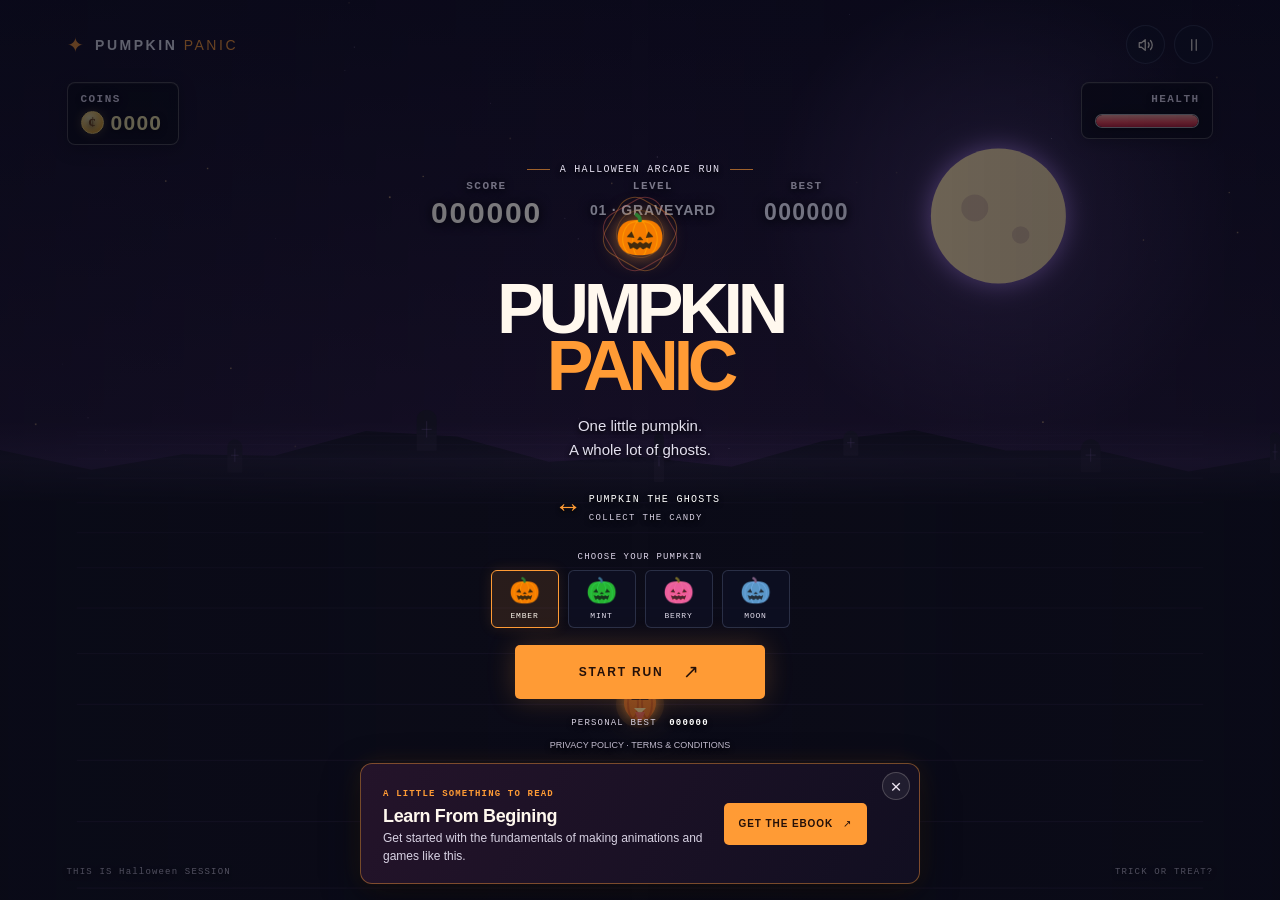
<file: index.html>
<!doctype html>
<html lang="en">
  <head>
    <meta charset="utf-8">
    <meta name="viewport" content="width=device-width, initial-scale=1, viewport-fit=cover">
    <meta name="theme-color" content="#100b1c">
    <meta name="description" content="Dodge ghosts, grab candy, and survive the haunted graveyard in Pumpkin Panic!">
    <title>Pumpkin Panic — Haunted Graveyard Run</title>
    <link rel="stylesheet" href="style.css">
  </head>
  <body>
    <main class="game-shell" aria-label="Pumpkin Panic game">
      <canvas id="game" aria-label="Pumpkin Panic playfield"></canvas>

      <header class="topbar">
        <a class="brand" href="#" aria-label="Pumpkin Panic home">
          <span class="brand-mark" aria-hidden="true">✦</span>
          <span>PUMPKIN<span class="brand-light"> PANIC</span></span>
        </a>
        <div class="top-actions">
          <button class="icon-button" id="sound-button" type="button" aria-label="Turn sound off" title="Toggle sound">
            <svg class="sound-on" viewBox="0 0 24 24" aria-hidden="true"><path d="M11 5 6 9H3v6h3l5 4V5Zm4 4a5 5 0 0 1 0 6m3-9a9 9 0 0 1 0 12"/></svg>
            <svg class="sound-off" viewBox="0 0 24 24" aria-hidden="true"><path d="M11 5 6 9H3v6h3l5 4V5Zm5 4 5 6m0-6-5 6"/></svg>
          </button>
          <button class="icon-button" id="pause-button" type="button" aria-label="Pause game" title="Pause">
            <svg viewBox="0 0 24 24" aria-hidden="true"><path d="M9 5v14m6-14v14"/></svg>
          </button>
        </div>
      </header>

      <div class="coin-counter hud-stat" aria-label="Coins collected">
        <span class="hud-label">COINS</span>
        <strong><span class="coin-icon" aria-hidden="true">¢</span><span id="coins">0000</span></strong>
      </div>

      <div class="hud-stat health-stat" role="group" aria-label="Health">
        <span class="hud-label">HEALTH</span>
        <div class="health-track" id="health-track" role="progressbar" aria-label="Health" aria-valuemin="0" aria-valuemax="3" aria-valuenow="3">
          <span class="health-fill" id="health-fill"></span>
        </div>
      </div>

      <section class="hud" aria-live="polite">
        <div class="hud-stat">
          <span class="hud-label">SCORE</span>
          <strong id="score">000000</strong>
        </div>
        <div class="hud-stat level-stat">
          <span class="hud-label">LEVEL</span>
          <strong id="level">01 · GRAVEYARD</strong>
        </div>
        <div class="hud-stat hud-best">
          <span class="hud-label">BEST</span>
          <strong id="best">000000</strong>
        </div>
      </section>

      <div class="game-hint" id="game-hint">
        <span class="key-hint">←</span><span class="key-hint">→</span>
        <span class="hint-copy">MOVE TO DODGE</span>
        <span class="hint-divider"></span>
        <span class="touch-hint">DRAG TO MOVE</span>
      </div>

      <section class="overlay" id="overlay">
        <div class="overlay-card">
          <div class="eyebrow"><span class="eyebrow-line"></span> A HALLOWEEN ARCADE RUN <span class="eyebrow-line"></span></div>
          <div class="hero-symbol" aria-hidden="true"><span>🎃</span><i></i></div>
          <h1 id="overlay-title">PUMPKIN<br><span>PANIC</span></h1>
          <p class="subtitle" id="overlay-subtitle">One little pumpkin.<br>A whole lot of ghosts.</p>
          <div class="how-to">
            <span class="how-icon" aria-hidden="true">↔</span>
            <span>PUMPKIN THE GHOSTS<br><small>COLLECT THE CANDY</small></span>
          </div>
          <fieldset class="pumpkin-picker" id="pumpkin-picker">
            <legend>CHOOSE YOUR PUMPKIN</legend>
            <button class="pumpkin-choice is-selected" type="button" data-pumpkin="ember" aria-pressed="true" aria-label="Ember pumpkin">
              <span aria-hidden="true">🎃</span><small>EMBER</small>
            </button>
            <button class="pumpkin-choice" type="button" data-pumpkin="mint" aria-pressed="false" aria-label="Mint pumpkin">
              <span aria-hidden="true">🎃</span><small>MINT</small>
            </button>
            <button class="pumpkin-choice" type="button" data-pumpkin="berry" aria-pressed="false" aria-label="Berry pumpkin">
              <span aria-hidden="true">🎃</span><small>BERRY</small>
            </button>
            <button class="pumpkin-choice" type="button" data-pumpkin="moon" aria-pressed="false" aria-label="Moon pumpkin">
              <span aria-hidden="true">🎃</span><small>MOON</small>
            </button>
          </fieldset>
          <button class="play-button" id="play-button" type="button">
            <span id="play-label">START RUN</span><span class="play-arrow" aria-hidden="true">↗</span>
          </button>
          <p class="best-line">PERSONAL BEST <strong id="overlay-best">000000</strong></p>
          <p class="legal-notice">PRIVACY POLICY · TERMS &amp; CONDITIONS</p>
        </div>
      </section>

      <div class="toast" id="toast" aria-live="polite"></div>
      <footer class="footer"><span>THIS IS Halloween SESSION</span><span>✦</span><span>TRICK OR TREAT?</span></footer>

      <aside class="ebook-popup" id="ebook-popup" aria-labelledby="ebook-title">
        <button class="ebook-close" id="ebook-close" type="button" aria-label="Close ebook offer">×</button>
        <div class="ebook-copy">
          <span class="ebook-eyebrow">A LITTLE SOMETHING TO READ</span>
          <h2 id="ebook-title">Learn From Begining</h2>
          <p>Get started with the fundamentals of making animations and games like this.</p>
        </div>
        <a class="ebook-link" href="https://bodhi82.gumroad.com/l/dehlt" target="_blank" >
          GET THE EBOOK <span aria-hidden="true">↗</span>
        </a>
      </aside>
    </main>
    <script src="game.js"></script>
  </body>
</html>
</file>
<file: style.css>
:root {
  color-scheme: dark;
  font-family: "Trebuchet MS", "Segoe UI", sans-serif;
  background: #100b1c;
  color: #fff8ee;
  font-synthesis: none;
  text-rendering: optimizeLegibility;
  -webkit-font-smoothing: antialiased;
  -moz-osx-font-smoothing: grayscale;
  --cyan: #ff9b35;
  --pink: #ff6e61;
  --muted: #aaa0c2;
}

* { box-sizing: border-box; }

html, body {
  width: 100%;
  height: 100%;
  min-height: 100%;
  margin: 0;
  overflow: hidden;
  background: #100b1c;
}

body { min-height: 100svh; }
button { color: inherit; font: inherit; }

.game-shell {
  position: relative;
  width: 100%;
  height: 100%;
  min-height: 420px;
  overflow: hidden;
  isolation: isolate;
  background:
    radial-gradient(ellipse at 50% 55%, rgba(77, 35, 94, .42), transparent 53%),
    #100b1c;
}

#game {
  position: absolute;
  inset: 0;
  width: 100%;
  height: 100%;
  touch-action: none;
}

.topbar, .hud, .game-hint, .footer { position: absolute; z-index: 2; }
.topbar {
  inset: max(25px, env(safe-area-inset-top)) 5.2% auto;
  display: flex;
  align-items: center;
  justify-content: space-between;
}
.brand {
  display: flex;
  align-items: center;
  gap: 9px;
  color: #f4f5ff;
  text-decoration: none;
  font-size: 14px;
  font-weight: 700;
  letter-spacing: .18em;
}
.brand-mark { color: var(--cyan); font-size: 20px; line-height: 1; }
.brand-light { color: var(--cyan); font-weight: 500; }
.top-actions { display: flex; gap: 9px; }
.icon-button {
  display: grid;
  width: 39px;
  height: 39px;
  place-items: center;
  border: 1px solid rgba(191, 204, 255, .17);
  border-radius: 50%;
  background: rgba(15, 19, 39, .62);
  cursor: pointer;
  transition: border-color .2s, background .2s, transform .2s;
}
.icon-button:hover { border-color: var(--cyan); background: rgba(255, 155, 53, .1); transform: translateY(-1px); }
.icon-button svg { width: 18px; height: 18px; fill: none; stroke: currentColor; stroke-width: 1.7; stroke-linecap: round; stroke-linejoin: round; }
.sound-off { display: none; }
.is-muted .sound-on { display: none; }
.is-muted .sound-off { display: block; }

.hud {
  top: 20%;
  left: 50%;
  display: flex;
  align-items: flex-start;
  gap: clamp(14px, 4vw, 48px);
  transform: translateX(-50%);
  text-align: center;
  pointer-events: none;
}
.hud-stat { display: grid; gap: 6px; }
.hud-label, .best-line, .eyebrow, .how-to, .footer, .game-hint {
  font-family: "Consolas", "Courier New", monospace;
  letter-spacing: .13em;
}
.hud-label { color: #f0e8ff; font-size: 11px; font-weight: 700; text-shadow: 0 2px 5px #090611, 0 0 9px rgba(0, 0, 0, .9); }
.hud-stat strong { color: #fffaf2; font-size: clamp(22px, 3.2vw, 30px); line-height: 1; font-weight: 700; letter-spacing: .06em; font-variant-numeric: tabular-nums; text-shadow: 0 2px 7px #08050e, 0 0 12px rgba(0, 0, 0, .85); }
.hud-best strong { color: #f0eeff; font-size: clamp(18px, 2.7vw, 23px); padding-top: 3px; }
.coin-counter, .health-stat {
  position: absolute;
  z-index: 2;
  top: max(82px, calc(env(safe-area-inset-top) + 72px));
  pointer-events: none;
  min-width: 112px;
  padding: 10px 13px;
  border: 1px solid rgba(255, 248, 238, .28);
  border-radius: 8px;
  background: rgba(8, 7, 18, .76);
  box-shadow: 0 4px 16px rgba(0, 0, 0, .35), inset 0 1px rgba(255, 255, 255, .06);
  backdrop-filter: blur(6px);
}
.coin-counter { left: 5.2%; text-align: left; }
.coin-counter strong {
  display: flex;
  align-items: center;
  gap: 7px;
  color: #fff1ad;
  font-size: 21px;
  text-shadow: 0 2px 6px #000;
}
.coin-icon {
  display: grid;
  width: 23px;
  height: 23px;
  place-items: center;
  border: 1px solid #ffdc72;
  border-radius: 50%;
  background: radial-gradient(circle at 35% 30%, #fff1b0, #e5a82f 72%);
  color: #704213;
  font-family: Georgia, serif;
  font-size: 15px;
  letter-spacing: 0;
  box-shadow: 0 0 10px rgba(255, 208, 90, .25);
}
.health-stat { right: 5.2%; text-align: right; }
.health-track { margin-left: auto; }
.health-track {
  width: clamp(76px, 10vw, 104px);
  height: 14px;
  margin-top: 3px;
  overflow: hidden;
  border: 1px solid rgba(255, 255, 255, .65);
  border-radius: 99px;
  background: #211923;
  box-shadow: 0 0 8px rgba(0, 0, 0, .75), inset 0 1px 3px rgba(0, 0, 0, .8);
}
.health-fill {
  display: block;
  width: 100%;
  height: 100%;
  border-radius: inherit;
  background: linear-gradient(180deg, #ffaaa0, #ff4b57 58%, #c91e38);
  box-shadow: 0 0 12px rgba(255, 75, 87, .8);
  transition: width .25s ease, background .2s ease;
}
.health-track.is-low .health-fill { background: linear-gradient(180deg, #ff9090, #ff202e 60%, #aa1027); }
.level-stat strong { max-width: 132px; color: #f0eeff; font-size: clamp(11px, 1.5vw, 14px); padding-top: 5px; white-space: nowrap; }

.game-hint {
  bottom: max(14%, 70px);
  left: 50%;
  display: flex;
  align-items: center;
  gap: 7px;
  color: #fff;
  font-size: 10px;
  white-space: nowrap;
  transform: translateX(-50%);
  opacity: .95;
  transition: opacity .4s;
  pointer-events: none;
}
.key-hint {
  display: grid;
  width: 22px;
  height: 22px;
  place-items: center;
  border: 1px solid rgba(182, 195, 228, .24);
  border-radius: 5px;
  color: var(--cyan);
  font-size: 14px;
}
.hint-copy { margin-left: 4px; }
.hint-divider { width: 1px; height: 14px; margin: 0 7px; background: rgba(181, 190, 222, .25); }
.touch-hint { color: #ded7ec; }
.is-playing .game-hint { opacity: .8; text-shadow: 0 2px 5px #000; }
.game-shell:not(.is-playing) .game-hint { visibility: hidden; }

.overlay {
  position: absolute;
  z-index: 3;
  inset: 0;
  display: grid;
  place-items: center;
  overflow-y: auto;
  padding: 68px 20px 54px;
  background: linear-gradient(90deg, rgba(7, 9, 22, .66), rgba(7, 9, 22, .5) 50%, rgba(7, 9, 22, .66));
  transition: opacity .35s, visibility .35s;
}
.overlay.is-hidden { visibility: hidden; opacity: 0; pointer-events: none; }
.overlay-card { width: min(100%, 390px); text-align: center; }
.eyebrow {
  display: flex;
  align-items: center;
  justify-content: center;
  gap: 10px;
  color: #e5e0f1;
  font-size: 10px;
  text-shadow: 0 2px 5px #000;
}
.eyebrow-line { width: 23px; height: 1px; background: rgba(255, 155, 53, .6); }
.hero-symbol {
  position: relative;
  display: grid;
  width: 68px;
  height: 68px;
  margin: 25px auto 13px;
  place-items: center;
  color: var(--cyan);
  font-size: 40px;
  text-shadow: 0 0 22px rgba(255, 155, 53, .66);
}
.hero-symbol::before, .hero-symbol::after, .hero-symbol i {
  position: absolute;
  inset: 2px;
  border: 1px solid rgba(255, 155, 53, .35);
  border-radius: 18px;
  content: "";
  transform: rotate(30deg);
}
.hero-symbol::after { transform: rotate(60deg); border-color: rgba(255, 110, 97, .32); }
.hero-symbol i { inset: 10px; border-radius: 50%; border-color: rgba(255, 155, 53, .2); }
.hero-symbol span { z-index: 1; animation: symbol-pulse 2.4s ease-in-out infinite; }
@keyframes symbol-pulse { 50% { transform: rotate(45deg) scale(1.14); } }

h1 {
  margin: 0;
  font-size: clamp(50px, 10vw, 70px);
  font-weight: 700;
  letter-spacing: -.075em;
  line-height: .81;
}
h1 span { color: var(--cyan); }
.subtitle { margin: 20px 0 21px; color: #e4e1ef; font-size: 15px; line-height: 1.6; text-shadow: 0 2px 5px #000; }
.how-to {
  display: flex;
  align-items: center;
  justify-content: center;
  gap: 11px;
  margin: 0 auto 22px;
  color: #fff;
  font-size: 10px;
  text-shadow: 0 2px 5px #000;
  line-height: 1.8;
  text-align: left;
}
.how-icon { color: var(--cyan); font-family: inherit; font-size: 28px; }
.how-to small { color: #d5cfe1; font-size: 9px; }
.pumpkin-picker {
  display: flex;
  justify-content: center;
  gap: 9px;
  margin: -4px auto 17px;
  padding: 0;
  border: 0;
}
.pumpkin-picker legend {
  width: 100%;
  margin-bottom: 8px;
  color: #ddd5e9;
  font-family: "Consolas", "Courier New", monospace;
  font-size: 9px;
  letter-spacing: .13em;
}
.pumpkin-choice {
  display: grid;
  width: 68px;
  min-height: 58px;
  place-items: center;
  gap: 2px;
  padding: 4px 2px;
  border: 1px solid rgba(191, 204, 255, .17);
  border-radius: 6px;
  background: rgba(15, 19, 39, .62);
  cursor: pointer;
  transition: border-color .2s, background .2s, transform .2s;
}
.pumpkin-choice:hover { transform: translateY(-2px); border-color: rgba(255, 155, 53, .55); }
.pumpkin-choice.is-selected { border-color: var(--cyan); background: rgba(255, 155, 53, .12); box-shadow: 0 0 14px rgba(255, 155, 53, .12); }
.pumpkin-choice span { font-size: 25px; line-height: 1; }
.pumpkin-choice[data-pumpkin="mint"] span { filter: hue-rotate(85deg) saturate(.78); }
.pumpkin-choice[data-pumpkin="berry"] span { filter: hue-rotate(300deg) saturate(.85); }
.pumpkin-choice[data-pumpkin="moon"] span { filter: grayscale(.55) hue-rotate(175deg); }
.pumpkin-choice small { color: #e2ddec; font-family: "Consolas", "Courier New", monospace; font-size: 8px; letter-spacing: .1em; }
.pumpkin-choice.is-selected small { color: #fff8ee; }
.play-button {
  display: flex;
  width: min(100%, 250px);
  min-height: 54px;
  align-items: center;
  justify-content: center;
  gap: 20px;
  margin: 0 auto;
  border: 0;
  border-radius: 5px;
  background: var(--cyan);
  box-shadow: 0 0 28px rgba(255, 155, 53, .22);
  color: #241009;
  cursor: pointer;
  font-size: 12px;
  font-weight: 700;
  letter-spacing: .15em;
  transition: transform .2s, box-shadow .2s, background .2s;
}
.play-button:hover { transform: translateY(-2px); background: #ffbc69; box-shadow: 0 0 38px rgba(255, 155, 53, .4); }
.play-button:active { transform: translateY(0); }
.play-arrow { font-size: 19px; line-height: 1; }
.play-button[hidden] { display: none; }
.game-shell.is-game-over .how-to,
.game-shell.is-game-over .hero-symbol { display: none; }
.game-shell.is-game-over .subtitle { margin: 12px 0; }
.game-shell.is-game-over .play-button { min-height: 48px; }
.game-shell.is-game-over .best-line { margin-top: 12px; }
.best-line { margin: 19px 0 0; color: #d8d2e3; font-size: 9px; text-shadow: 0 2px 5px #000; }
.best-line strong { margin-left: 6px; color: #fff; font-weight: 700; }
.legal-notice {
  margin: 12px 0 0;
  color: #c6bfd3;
  font-size: 9px;
  text-shadow: 0 2px 5px #000;
}
.game-shell.is-playing .legal-notice { display: none; }

.toast {
  position: absolute;
  z-index: 4;
  top: 31%;
  left: 50%;
  color: var(--cyan);
  font-family: "Consolas", "Courier New", monospace;
  font-size: 11px;
  letter-spacing: .15em;
  opacity: 0;
  transform: translate(-50%, 7px);
  transition: opacity .25s, transform .25s;
  pointer-events: none;
}
.toast.visible { opacity: 1; transform: translate(-50%, 0); }
.footer {
  right: 5.2%;
  bottom: max(20px, env(safe-area-inset-bottom));
  left: 5.2%;
  display: flex;
  justify-content: space-between;
  color: #c6bfd3;
  font-size: 9px;
  text-shadow: 0 2px 5px #000;
}
.footer span:nth-child(2) { color: var(--pink); font-size: 11px; }

.ebook-popup {
  position: absolute;
  z-index: 5;
  right: 16px;
  bottom: max(16px, env(safe-area-inset-bottom));
  left: 16px;
  display: flex;
  width: min(560px, calc(100% - 32px));
  align-items: center;
  justify-content: space-between;
  gap: 18px;
  margin: 0 auto;
  padding: 18px 52px 18px 22px;
  border: 1px solid rgba(255, 155, 53, .42);
  border-radius: 12px;
  background: linear-gradient(120deg, rgba(37, 20, 43, .97), rgba(18, 15, 34, .97));
  box-shadow: 0 12px 38px rgba(0, 0, 0, .48), 0 0 24px rgba(255, 155, 53, .1);
  backdrop-filter: blur(12px);
  animation: ebook-slide-up .55s cubic-bezier(.2, .8, .2, 1) both;
}
.ebook-popup[hidden] { display: none; }
@keyframes ebook-slide-up {
  from { opacity: 0; transform: translateY(130%); }
  to { opacity: 1; transform: translateY(0); }
}
.ebook-copy { min-width: 0; }
.ebook-eyebrow {
  color: var(--cyan);
  font-family: "Consolas", "Courier New", monospace;
  font-size: 9px;
  font-weight: 700;
  letter-spacing: .13em;
}
.ebook-copy h2 { margin: 6px 0 3px; font-size: 18px; letter-spacing: -.02em; }
.ebook-copy p { margin: 0; color: #d8d2e3; font-size: 12px; line-height: 1.45; }
.ebook-link {
  display: inline-flex;
  min-height: 42px;
  flex: 0 0 auto;
  align-items: center;
  justify-content: center;
  gap: 10px;
  padding: 0 15px;
  border-radius: 5px;
  background: var(--cyan);
  color: #241009;
  font-size: 10px;
  font-weight: 700;
  letter-spacing: .09em;
  text-decoration: none;
  transition: background .2s, transform .2s;
}
.ebook-link:hover { transform: translateY(-2px); background: #ffbc69; }
.ebook-close {
  position: absolute;
  top: 8px;
  right: 9px;
  display: grid;
  width: 28px;
  height: 28px;
  place-items: center;
  padding: 0;
  border: 1px solid rgba(255, 248, 238, .2);
  border-radius: 50%;
  background: rgba(255, 255, 255, .06);
  color: #eee6f2;
  cursor: pointer;
  font-size: 19px;
  line-height: 1;
}
.ebook-close:hover { border-color: var(--cyan); color: var(--cyan); }

@media (max-height: 600px) {
  .topbar { top: 15px; }
  .hud { top: 17%; }
  .hero-symbol { width: 48px; height: 48px; margin: 10px auto 8px; font-size: 30px; }
  h1 { font-size: 52px; }
  .subtitle { margin: 12px 0; font-size: 12px; }
  .how-to { margin-bottom: 12px; }
  .pumpkin-picker { margin-bottom: 11px; }
  .pumpkin-choice { min-height: 50px; }
  .play-button { min-height: 46px; }
  .best-line { margin-top: 12px; }
  .game-shell.is-game-over .eyebrow { margin-bottom: 8px; }
  .game-shell.is-game-over h1 { font-size: 44px; }
  .game-shell.is-game-over .subtitle { margin: 8px 0; font-size: 11px; }
  .game-shell.is-game-over .play-button { min-height: 42px; }
  .game-hint { bottom: 10%; }
}

@media (max-width: 520px) {
  .topbar { inset-inline: 22px; }
  .brand { font-size: 12px; }
  .hud { top: 20%; gap: clamp(10px, 3vw, 20px); }
  .hud-label { font-size: 9px; }
  .level-stat strong { max-width: 92px; font-size: 9px; }
  .coin-counter { left: 12px; }
  .health-stat { right: 12px; }
  .coin-counter, .health-stat { top: max(78px, calc(env(safe-area-inset-top) + 68px)); min-width: 98px; padding: 8px 9px; }
  .game-hint { bottom: max(13%, 62px); font-size: 9px; }
  .footer { right: 22px; left: 22px; font-size: 8px; }
  .ebook-popup { gap: 10px; padding: 17px 42px 15px 15px; }
  .ebook-copy h2 { font-size: 16px; }
  .ebook-copy p { font-size: 11px; }
  .ebook-link { min-height: 38px; gap: 6px; padding-inline: 10px; font-size: 9px; }
}

@media (prefers-reduced-motion: reduce) {
  *, *::before, *::after { animation-duration: .01ms !important; transition-duration: .01ms !important; }
}
</file>
